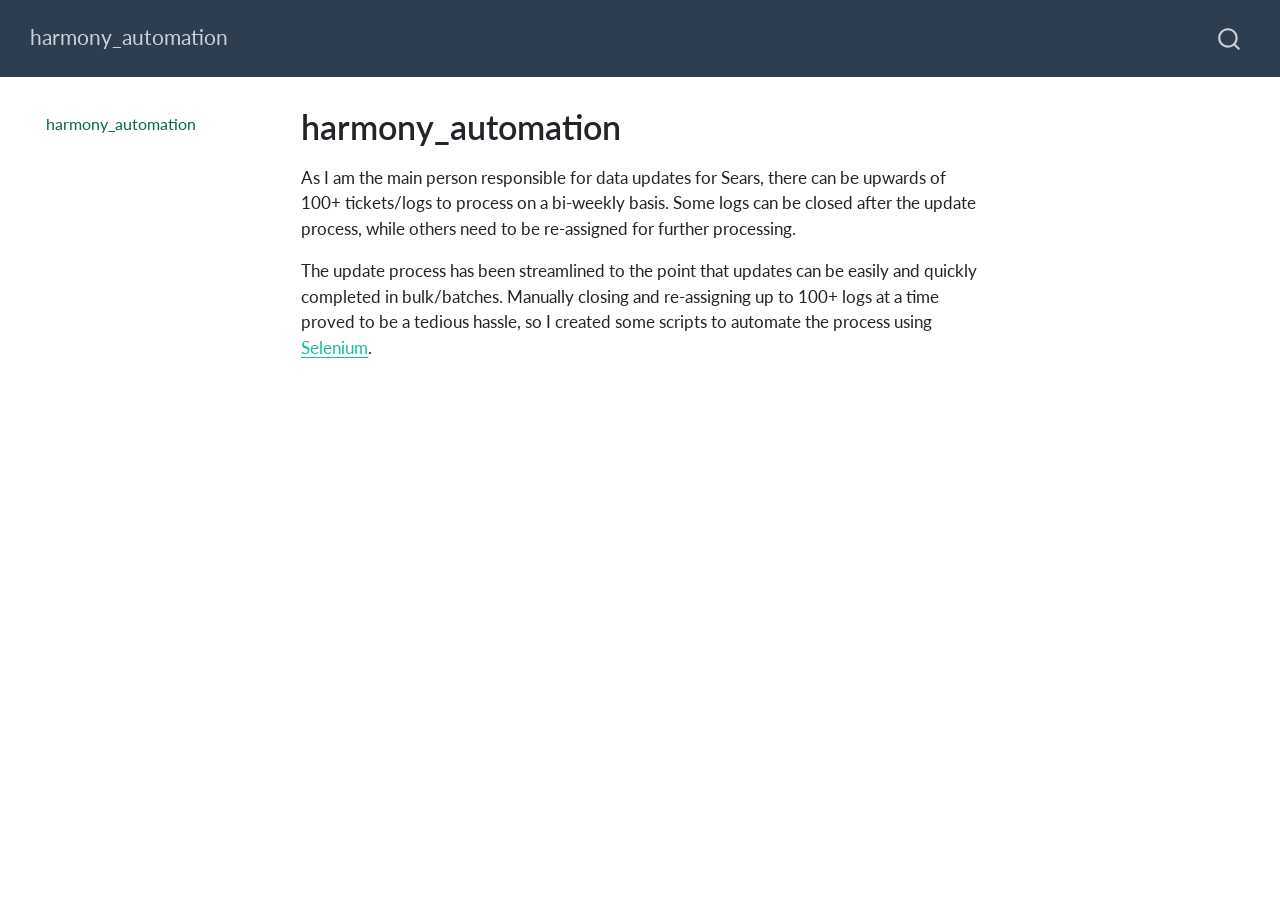
<file: index.html>
<!DOCTYPE html>
<html xmlns="http://www.w3.org/1999/xhtml" lang="en" xml:lang="en"><head>

<meta charset="utf-8">
<meta name="generator" content="quarto-1.4.551">

<meta name="viewport" content="width=device-width, initial-scale=1.0, user-scalable=yes">


<title>harmony_automation</title>
<style>
code{white-space: pre-wrap;}
span.smallcaps{font-variant: small-caps;}
div.columns{display: flex; gap: min(4vw, 1.5em);}
div.column{flex: auto; overflow-x: auto;}
div.hanging-indent{margin-left: 1.5em; text-indent: -1.5em;}
ul.task-list{list-style: none;}
ul.task-list li input[type="checkbox"] {
  width: 0.8em;
  margin: 0 0.8em 0.2em -1em; /* quarto-specific, see https://github.com/quarto-dev/quarto-cli/issues/4556 */ 
  vertical-align: middle;
}
</style>


<script src="site_libs/quarto-nav/quarto-nav.js"></script>
<script src="site_libs/quarto-nav/headroom.min.js"></script>
<script src="site_libs/clipboard/clipboard.min.js"></script>
<script src="site_libs/quarto-search/autocomplete.umd.js"></script>
<script src="site_libs/quarto-search/fuse.min.js"></script>
<script src="site_libs/quarto-search/quarto-search.js"></script>
<meta name="quarto:offset" content="./">
<script src="site_libs/quarto-html/quarto.js"></script>
<script src="site_libs/quarto-html/popper.min.js"></script>
<script src="site_libs/quarto-html/tippy.umd.min.js"></script>
<script src="site_libs/quarto-html/anchor.min.js"></script>
<link href="site_libs/quarto-html/tippy.css" rel="stylesheet">
<link href="site_libs/quarto-html/quarto-syntax-highlighting.css" rel="stylesheet" id="quarto-text-highlighting-styles">
<script src="site_libs/bootstrap/bootstrap.min.js"></script>
<link href="site_libs/bootstrap/bootstrap-icons.css" rel="stylesheet">
<link href="site_libs/bootstrap/bootstrap.min.css" rel="stylesheet" id="quarto-bootstrap" data-mode="light">
<script id="quarto-search-options" type="application/json">{
  "location": "navbar",
  "copy-button": false,
  "collapse-after": 3,
  "panel-placement": "end",
  "type": "overlay",
  "limit": 50,
  "keyboard-shortcut": [
    "f",
    "/",
    "s"
  ],
  "show-item-context": false,
  "language": {
    "search-no-results-text": "No results",
    "search-matching-documents-text": "matching documents",
    "search-copy-link-title": "Copy link to search",
    "search-hide-matches-text": "Hide additional matches",
    "search-more-match-text": "more match in this document",
    "search-more-matches-text": "more matches in this document",
    "search-clear-button-title": "Clear",
    "search-text-placeholder": "",
    "search-detached-cancel-button-title": "Cancel",
    "search-submit-button-title": "Submit",
    "search-label": "Search"
  }
}</script>


<link rel="stylesheet" href="styles.css">
<meta property="og:title" content="harmony_automation">
<meta property="og:description" content=".">
<meta property="og:site_name" content="harmony_automation">
<meta name="twitter:title" content="harmony_automation">
<meta name="twitter:description" content=".">
<meta name="twitter:card" content="summary">
</head>

<body class="nav-sidebar floating nav-fixed">

<div id="quarto-search-results"></div>
  <header id="quarto-header" class="headroom fixed-top">
    <nav class="navbar navbar-expand-lg " data-bs-theme="dark">
      <div class="navbar-container container-fluid">
      <div class="navbar-brand-container mx-auto">
    <a class="navbar-brand" href="./index.html">
    <span class="navbar-title">harmony_automation</span>
    </a>
  </div>
        <div class="quarto-navbar-tools tools-end">
</div>
          <div id="quarto-search" class="" title="Search"></div>
      </div> <!-- /container-fluid -->
    </nav>
  <nav class="quarto-secondary-nav">
    <div class="container-fluid d-flex">
      <button type="button" class="quarto-btn-toggle btn" data-bs-toggle="collapse" data-bs-target=".quarto-sidebar-collapse-item" aria-controls="quarto-sidebar" aria-expanded="false" aria-label="Toggle sidebar navigation" onclick="if (window.quartoToggleHeadroom) { window.quartoToggleHeadroom(); }">
        <i class="bi bi-layout-text-sidebar-reverse"></i>
      </button>
        <nav class="quarto-page-breadcrumbs" aria-label="breadcrumb"><ol class="breadcrumb"><li class="breadcrumb-item"><a href="./index.html">harmony_automation</a></li></ol></nav>
        <a class="flex-grow-1" role="button" data-bs-toggle="collapse" data-bs-target=".quarto-sidebar-collapse-item" aria-controls="quarto-sidebar" aria-expanded="false" aria-label="Toggle sidebar navigation" onclick="if (window.quartoToggleHeadroom) { window.quartoToggleHeadroom(); }">      
        </a>
    </div>
  </nav>
</header>
<!-- content -->
<div id="quarto-content" class="quarto-container page-columns page-rows-contents page-layout-article page-navbar">
<!-- sidebar -->
  <nav id="quarto-sidebar" class="sidebar collapse collapse-horizontal quarto-sidebar-collapse-item sidebar-navigation floating overflow-auto">
    <div class="sidebar-menu-container"> 
    <ul class="list-unstyled mt-1">
        <li class="sidebar-item">
  <div class="sidebar-item-container"> 
  <a href="./index.html" class="sidebar-item-text sidebar-link active">
 <span class="menu-text">harmony_automation</span></a>
  </div>
</li>
    </ul>
    </div>
</nav>
<div id="quarto-sidebar-glass" class="quarto-sidebar-collapse-item" data-bs-toggle="collapse" data-bs-target=".quarto-sidebar-collapse-item"></div>
<!-- margin-sidebar -->
    <div id="quarto-margin-sidebar" class="sidebar margin-sidebar">
        
    </div>
<!-- main -->
<main class="content" id="quarto-document-content">

<header id="title-block-header" class="quarto-title-block default">
<div class="quarto-title">
<h1 class="title">harmony_automation</h1>
</div>



<div class="quarto-title-meta">

    
  
    
  </div>
  


</header>


<!-- WARNING: THIS FILE WAS AUTOGENERATED! DO NOT EDIT! -->
<p>As I am the main person responsible for data updates for Sears, there can be upwards of 100+ tickets/logs to process on a bi-weekly basis. Some logs can be closed after the update process, while others need to be re-assigned for further processing.</p>
<p>The update process has been streamlined to the point that updates can be easily and quickly completed in bulk/batches. Manually closing and re-assigning up to 100+ logs at a time proved to be a tedious hassle, so I created some scripts to automate the process using <a href="https://www.selenium.dev/">Selenium</a>.</p>



</main> <!-- /main -->
<script id="quarto-html-after-body" type="application/javascript">
window.document.addEventListener("DOMContentLoaded", function (event) {
  const toggleBodyColorMode = (bsSheetEl) => {
    const mode = bsSheetEl.getAttribute("data-mode");
    const bodyEl = window.document.querySelector("body");
    if (mode === "dark") {
      bodyEl.classList.add("quarto-dark");
      bodyEl.classList.remove("quarto-light");
    } else {
      bodyEl.classList.add("quarto-light");
      bodyEl.classList.remove("quarto-dark");
    }
  }
  const toggleBodyColorPrimary = () => {
    const bsSheetEl = window.document.querySelector("link#quarto-bootstrap");
    if (bsSheetEl) {
      toggleBodyColorMode(bsSheetEl);
    }
  }
  toggleBodyColorPrimary();  
  const icon = "";
  const anchorJS = new window.AnchorJS();
  anchorJS.options = {
    placement: 'right',
    icon: icon
  };
  anchorJS.add('.anchored');
  const isCodeAnnotation = (el) => {
    for (const clz of el.classList) {
      if (clz.startsWith('code-annotation-')) {                     
        return true;
      }
    }
    return false;
  }
  const clipboard = new window.ClipboardJS('.code-copy-button', {
    text: function(trigger) {
      const codeEl = trigger.previousElementSibling.cloneNode(true);
      for (const childEl of codeEl.children) {
        if (isCodeAnnotation(childEl)) {
          childEl.remove();
        }
      }
      return codeEl.innerText;
    }
  });
  clipboard.on('success', function(e) {
    // button target
    const button = e.trigger;
    // don't keep focus
    button.blur();
    // flash "checked"
    button.classList.add('code-copy-button-checked');
    var currentTitle = button.getAttribute("title");
    button.setAttribute("title", "Copied!");
    let tooltip;
    if (window.bootstrap) {
      button.setAttribute("data-bs-toggle", "tooltip");
      button.setAttribute("data-bs-placement", "left");
      button.setAttribute("data-bs-title", "Copied!");
      tooltip = new bootstrap.Tooltip(button, 
        { trigger: "manual", 
          customClass: "code-copy-button-tooltip",
          offset: [0, -8]});
      tooltip.show();    
    }
    setTimeout(function() {
      if (tooltip) {
        tooltip.hide();
        button.removeAttribute("data-bs-title");
        button.removeAttribute("data-bs-toggle");
        button.removeAttribute("data-bs-placement");
      }
      button.setAttribute("title", currentTitle);
      button.classList.remove('code-copy-button-checked');
    }, 1000);
    // clear code selection
    e.clearSelection();
  });
    var localhostRegex = new RegExp(/^(?:http|https):\/\/localhost\:?[0-9]*\//);
    var mailtoRegex = new RegExp(/^mailto:/);
      var filterRegex = new RegExp("https:\/\/ronjupyter\.github\.io\/harmony_automation");
    var isInternal = (href) => {
        return filterRegex.test(href) || localhostRegex.test(href) || mailtoRegex.test(href);
    }
    // Inspect non-navigation links and adorn them if external
 	var links = window.document.querySelectorAll('a[href]:not(.nav-link):not(.navbar-brand):not(.toc-action):not(.sidebar-link):not(.sidebar-item-toggle):not(.pagination-link):not(.no-external):not([aria-hidden]):not(.dropdown-item):not(.quarto-navigation-tool)');
    for (var i=0; i<links.length; i++) {
      const link = links[i];
      if (!isInternal(link.href)) {
        // undo the damage that might have been done by quarto-nav.js in the case of
        // links that we want to consider external
        if (link.dataset.originalHref !== undefined) {
          link.href = link.dataset.originalHref;
        }
      }
    }
  function tippyHover(el, contentFn, onTriggerFn, onUntriggerFn) {
    const config = {
      allowHTML: true,
      maxWidth: 500,
      delay: 100,
      arrow: false,
      appendTo: function(el) {
          return el.parentElement;
      },
      interactive: true,
      interactiveBorder: 10,
      theme: 'quarto',
      placement: 'bottom-start',
    };
    if (contentFn) {
      config.content = contentFn;
    }
    if (onTriggerFn) {
      config.onTrigger = onTriggerFn;
    }
    if (onUntriggerFn) {
      config.onUntrigger = onUntriggerFn;
    }
    window.tippy(el, config); 
  }
  const noterefs = window.document.querySelectorAll('a[role="doc-noteref"]');
  for (var i=0; i<noterefs.length; i++) {
    const ref = noterefs[i];
    tippyHover(ref, function() {
      // use id or data attribute instead here
      let href = ref.getAttribute('data-footnote-href') || ref.getAttribute('href');
      try { href = new URL(href).hash; } catch {}
      const id = href.replace(/^#\/?/, "");
      const note = window.document.getElementById(id);
      if (note) {
        return note.innerHTML;
      } else {
        return "";
      }
    });
  }
  const xrefs = window.document.querySelectorAll('a.quarto-xref');
  const processXRef = (id, note) => {
    // Strip column container classes
    const stripColumnClz = (el) => {
      el.classList.remove("page-full", "page-columns");
      if (el.children) {
        for (const child of el.children) {
          stripColumnClz(child);
        }
      }
    }
    stripColumnClz(note)
    if (id === null || id.startsWith('sec-')) {
      // Special case sections, only their first couple elements
      const container = document.createElement("div");
      if (note.children && note.children.length > 2) {
        container.appendChild(note.children[0].cloneNode(true));
        for (let i = 1; i < note.children.length; i++) {
          const child = note.children[i];
          if (child.tagName === "P" && child.innerText === "") {
            continue;
          } else {
            container.appendChild(child.cloneNode(true));
            break;
          }
        }
        if (window.Quarto?.typesetMath) {
          window.Quarto.typesetMath(container);
        }
        return container.innerHTML
      } else {
        if (window.Quarto?.typesetMath) {
          window.Quarto.typesetMath(note);
        }
        return note.innerHTML;
      }
    } else {
      // Remove any anchor links if they are present
      const anchorLink = note.querySelector('a.anchorjs-link');
      if (anchorLink) {
        anchorLink.remove();
      }
      if (window.Quarto?.typesetMath) {
        window.Quarto.typesetMath(note);
      }
      // TODO in 1.5, we should make sure this works without a callout special case
      if (note.classList.contains("callout")) {
        return note.outerHTML;
      } else {
        return note.innerHTML;
      }
    }
  }
  for (var i=0; i<xrefs.length; i++) {
    const xref = xrefs[i];
    tippyHover(xref, undefined, function(instance) {
      instance.disable();
      let url = xref.getAttribute('href');
      let hash = undefined; 
      if (url.startsWith('#')) {
        hash = url;
      } else {
        try { hash = new URL(url).hash; } catch {}
      }
      if (hash) {
        const id = hash.replace(/^#\/?/, "");
        const note = window.document.getElementById(id);
        if (note !== null) {
          try {
            const html = processXRef(id, note.cloneNode(true));
            instance.setContent(html);
          } finally {
            instance.enable();
            instance.show();
          }
        } else {
          // See if we can fetch this
          fetch(url.split('#')[0])
          .then(res => res.text())
          .then(html => {
            const parser = new DOMParser();
            const htmlDoc = parser.parseFromString(html, "text/html");
            const note = htmlDoc.getElementById(id);
            if (note !== null) {
              const html = processXRef(id, note);
              instance.setContent(html);
            } 
          }).finally(() => {
            instance.enable();
            instance.show();
          });
        }
      } else {
        // See if we can fetch a full url (with no hash to target)
        // This is a special case and we should probably do some content thinning / targeting
        fetch(url)
        .then(res => res.text())
        .then(html => {
          const parser = new DOMParser();
          const htmlDoc = parser.parseFromString(html, "text/html");
          const note = htmlDoc.querySelector('main.content');
          if (note !== null) {
            // This should only happen for chapter cross references
            // (since there is no id in the URL)
            // remove the first header
            if (note.children.length > 0 && note.children[0].tagName === "HEADER") {
              note.children[0].remove();
            }
            const html = processXRef(null, note);
            instance.setContent(html);
          } 
        }).finally(() => {
          instance.enable();
          instance.show();
        });
      }
    }, function(instance) {
    });
  }
      let selectedAnnoteEl;
      const selectorForAnnotation = ( cell, annotation) => {
        let cellAttr = 'data-code-cell="' + cell + '"';
        let lineAttr = 'data-code-annotation="' +  annotation + '"';
        const selector = 'span[' + cellAttr + '][' + lineAttr + ']';
        return selector;
      }
      const selectCodeLines = (annoteEl) => {
        const doc = window.document;
        const targetCell = annoteEl.getAttribute("data-target-cell");
        const targetAnnotation = annoteEl.getAttribute("data-target-annotation");
        const annoteSpan = window.document.querySelector(selectorForAnnotation(targetCell, targetAnnotation));
        const lines = annoteSpan.getAttribute("data-code-lines").split(",");
        const lineIds = lines.map((line) => {
          return targetCell + "-" + line;
        })
        let top = null;
        let height = null;
        let parent = null;
        if (lineIds.length > 0) {
            //compute the position of the single el (top and bottom and make a div)
            const el = window.document.getElementById(lineIds[0]);
            top = el.offsetTop;
            height = el.offsetHeight;
            parent = el.parentElement.parentElement;
          if (lineIds.length > 1) {
            const lastEl = window.document.getElementById(lineIds[lineIds.length - 1]);
            const bottom = lastEl.offsetTop + lastEl.offsetHeight;
            height = bottom - top;
          }
          if (top !== null && height !== null && parent !== null) {
            // cook up a div (if necessary) and position it 
            let div = window.document.getElementById("code-annotation-line-highlight");
            if (div === null) {
              div = window.document.createElement("div");
              div.setAttribute("id", "code-annotation-line-highlight");
              div.style.position = 'absolute';
              parent.appendChild(div);
            }
            div.style.top = top - 2 + "px";
            div.style.height = height + 4 + "px";
            div.style.left = 0;
            let gutterDiv = window.document.getElementById("code-annotation-line-highlight-gutter");
            if (gutterDiv === null) {
              gutterDiv = window.document.createElement("div");
              gutterDiv.setAttribute("id", "code-annotation-line-highlight-gutter");
              gutterDiv.style.position = 'absolute';
              const codeCell = window.document.getElementById(targetCell);
              const gutter = codeCell.querySelector('.code-annotation-gutter');
              gutter.appendChild(gutterDiv);
            }
            gutterDiv.style.top = top - 2 + "px";
            gutterDiv.style.height = height + 4 + "px";
          }
          selectedAnnoteEl = annoteEl;
        }
      };
      const unselectCodeLines = () => {
        const elementsIds = ["code-annotation-line-highlight", "code-annotation-line-highlight-gutter"];
        elementsIds.forEach((elId) => {
          const div = window.document.getElementById(elId);
          if (div) {
            div.remove();
          }
        });
        selectedAnnoteEl = undefined;
      };
        // Handle positioning of the toggle
    window.addEventListener(
      "resize",
      throttle(() => {
        elRect = undefined;
        if (selectedAnnoteEl) {
          selectCodeLines(selectedAnnoteEl);
        }
      }, 10)
    );
    function throttle(fn, ms) {
    let throttle = false;
    let timer;
      return (...args) => {
        if(!throttle) { // first call gets through
            fn.apply(this, args);
            throttle = true;
        } else { // all the others get throttled
            if(timer) clearTimeout(timer); // cancel #2
            timer = setTimeout(() => {
              fn.apply(this, args);
              timer = throttle = false;
            }, ms);
        }
      };
    }
      // Attach click handler to the DT
      const annoteDls = window.document.querySelectorAll('dt[data-target-cell]');
      for (const annoteDlNode of annoteDls) {
        annoteDlNode.addEventListener('click', (event) => {
          const clickedEl = event.target;
          if (clickedEl !== selectedAnnoteEl) {
            unselectCodeLines();
            const activeEl = window.document.querySelector('dt[data-target-cell].code-annotation-active');
            if (activeEl) {
              activeEl.classList.remove('code-annotation-active');
            }
            selectCodeLines(clickedEl);
            clickedEl.classList.add('code-annotation-active');
          } else {
            // Unselect the line
            unselectCodeLines();
            clickedEl.classList.remove('code-annotation-active');
          }
        });
      }
  const findCites = (el) => {
    const parentEl = el.parentElement;
    if (parentEl) {
      const cites = parentEl.dataset.cites;
      if (cites) {
        return {
          el,
          cites: cites.split(' ')
        };
      } else {
        return findCites(el.parentElement)
      }
    } else {
      return undefined;
    }
  };
  var bibliorefs = window.document.querySelectorAll('a[role="doc-biblioref"]');
  for (var i=0; i<bibliorefs.length; i++) {
    const ref = bibliorefs[i];
    const citeInfo = findCites(ref);
    if (citeInfo) {
      tippyHover(citeInfo.el, function() {
        var popup = window.document.createElement('div');
        citeInfo.cites.forEach(function(cite) {
          var citeDiv = window.document.createElement('div');
          citeDiv.classList.add('hanging-indent');
          citeDiv.classList.add('csl-entry');
          var biblioDiv = window.document.getElementById('ref-' + cite);
          if (biblioDiv) {
            citeDiv.innerHTML = biblioDiv.innerHTML;
          }
          popup.appendChild(citeDiv);
        });
        return popup.innerHTML;
      });
    }
  }
});
</script>
</div> <!-- /content -->




</body></html>
</file>
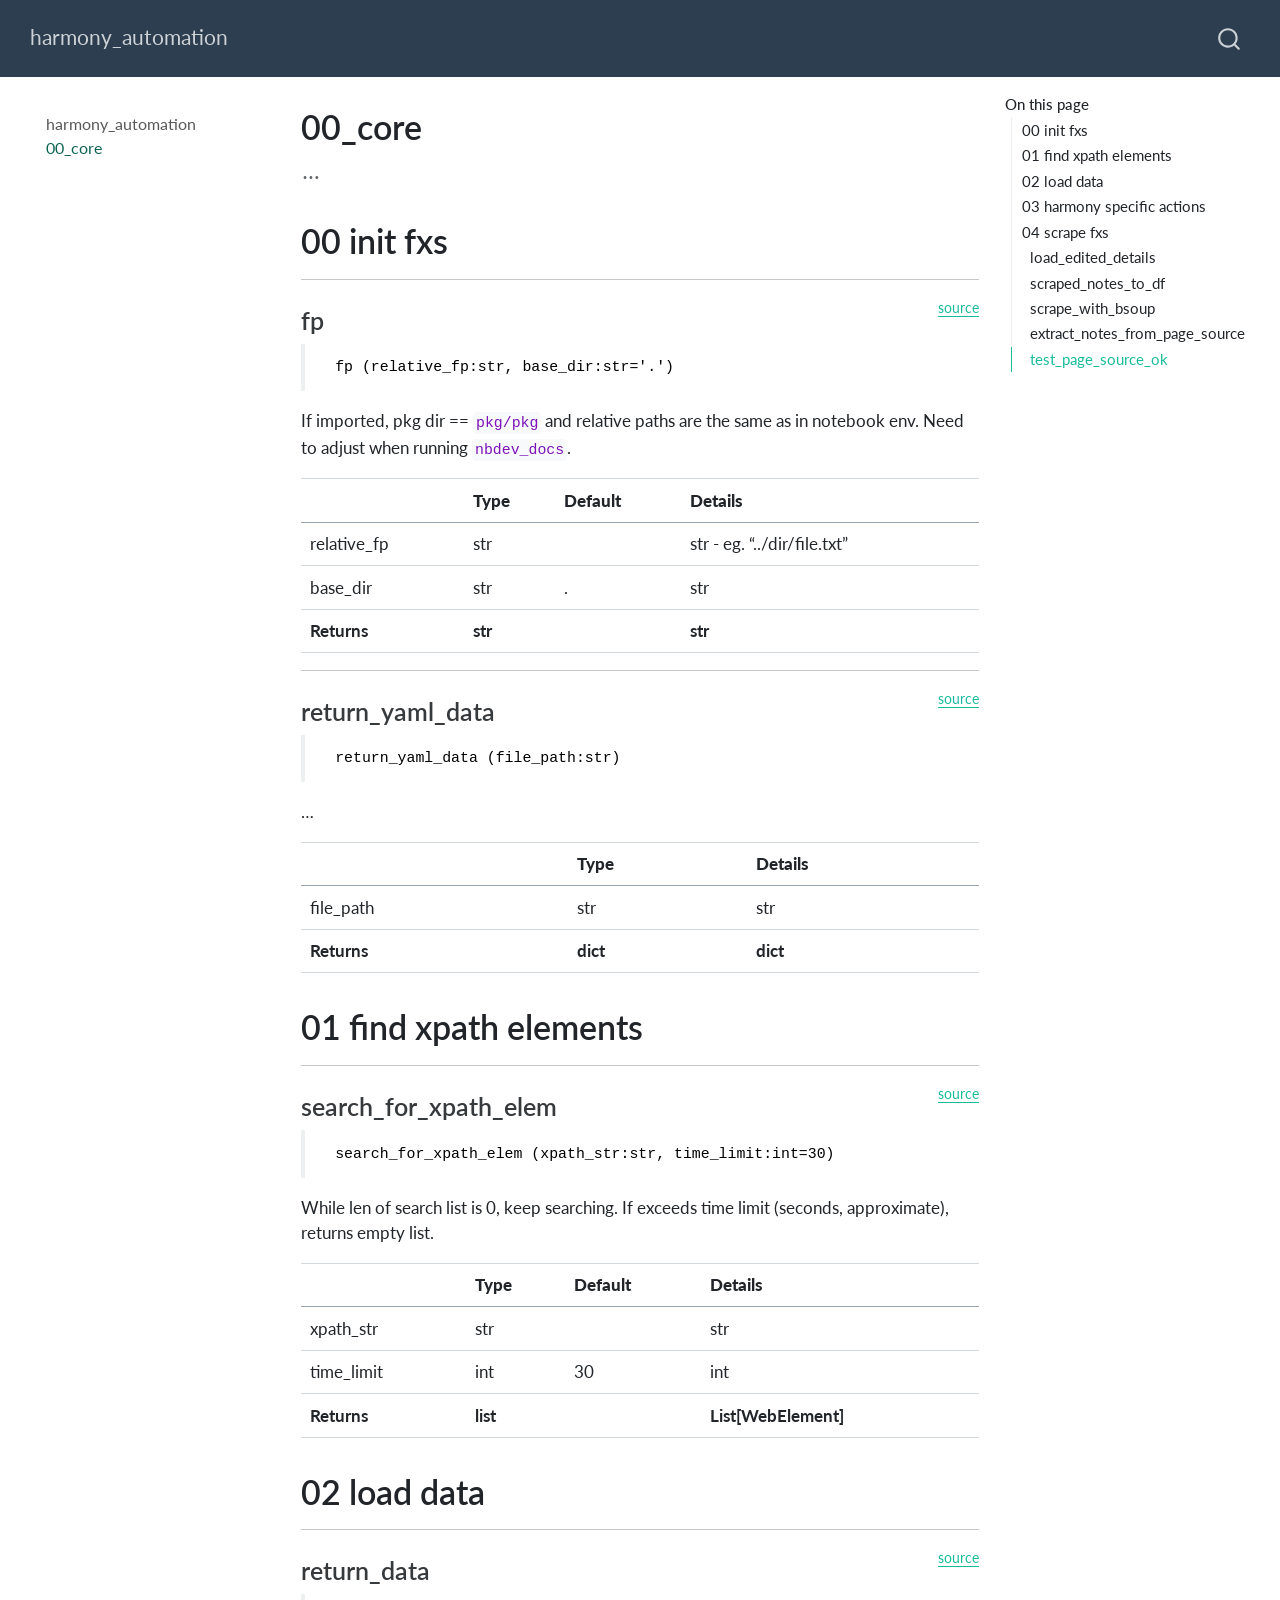
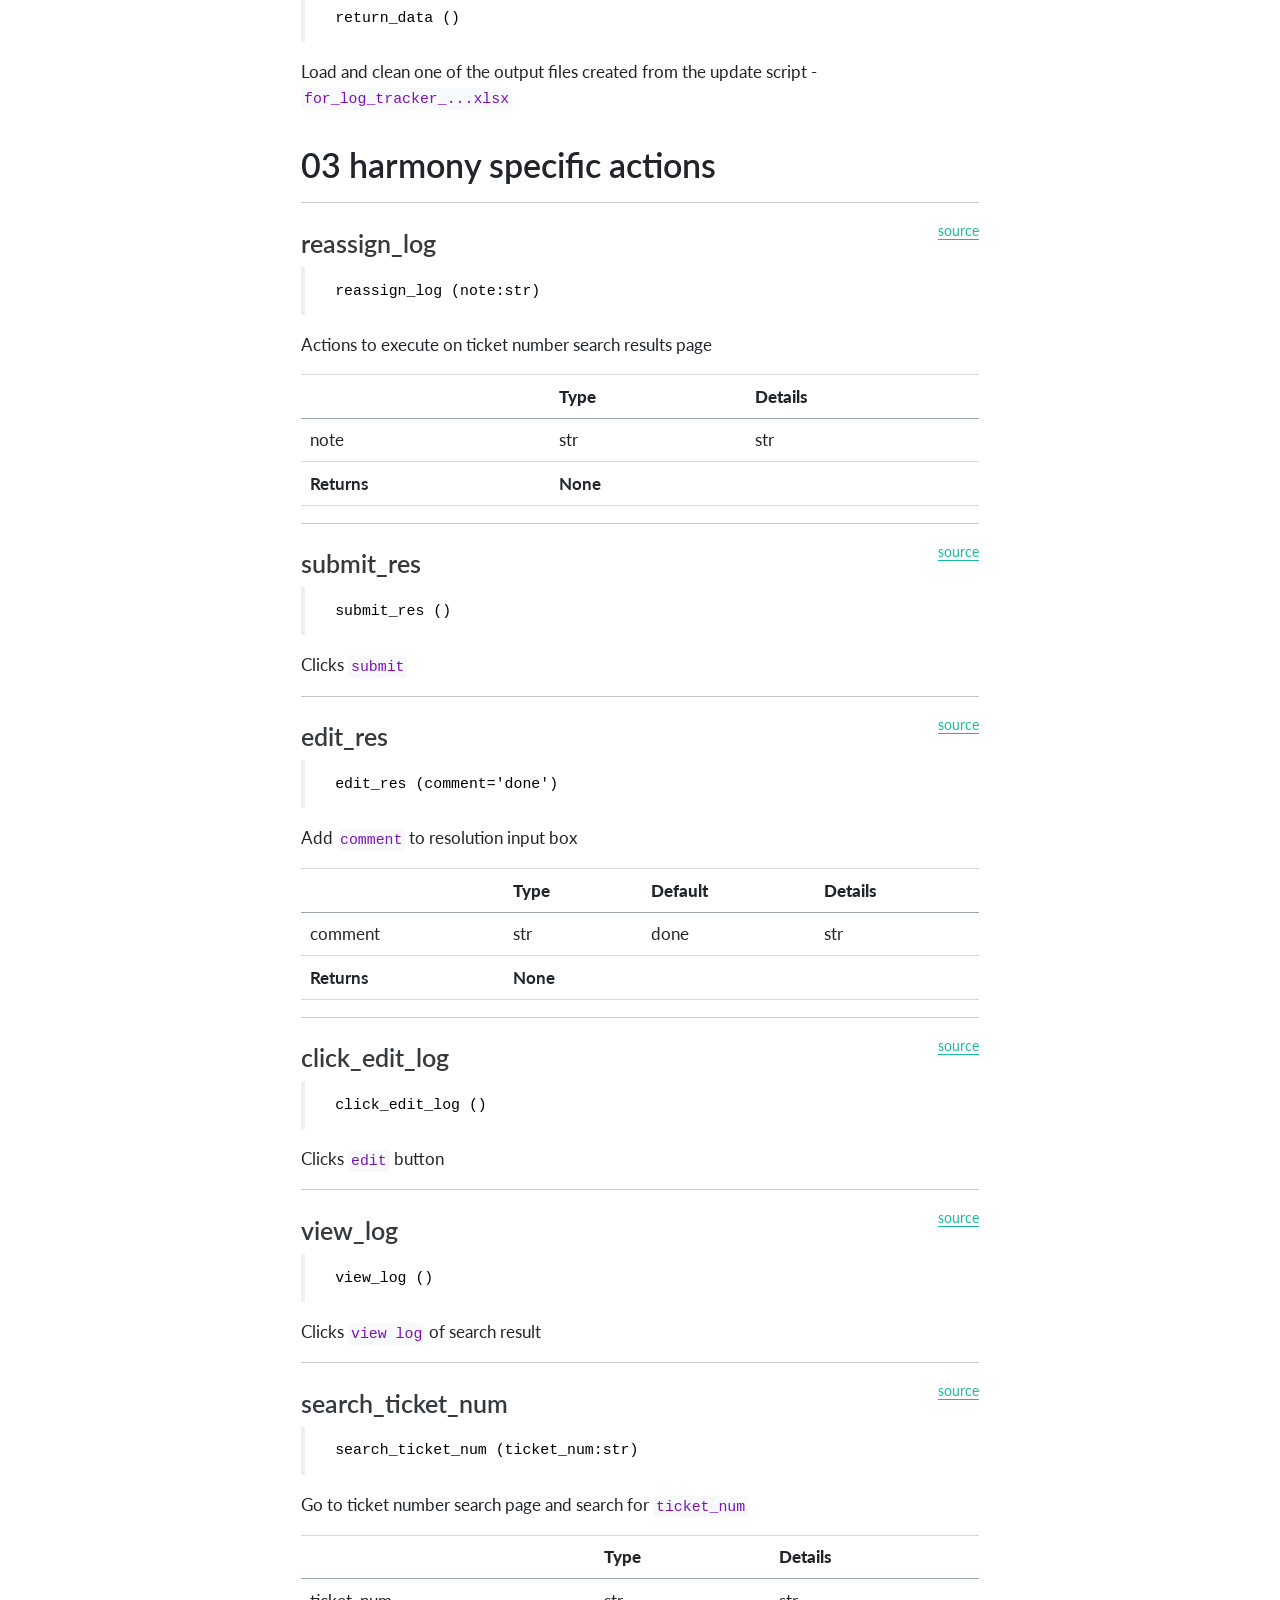
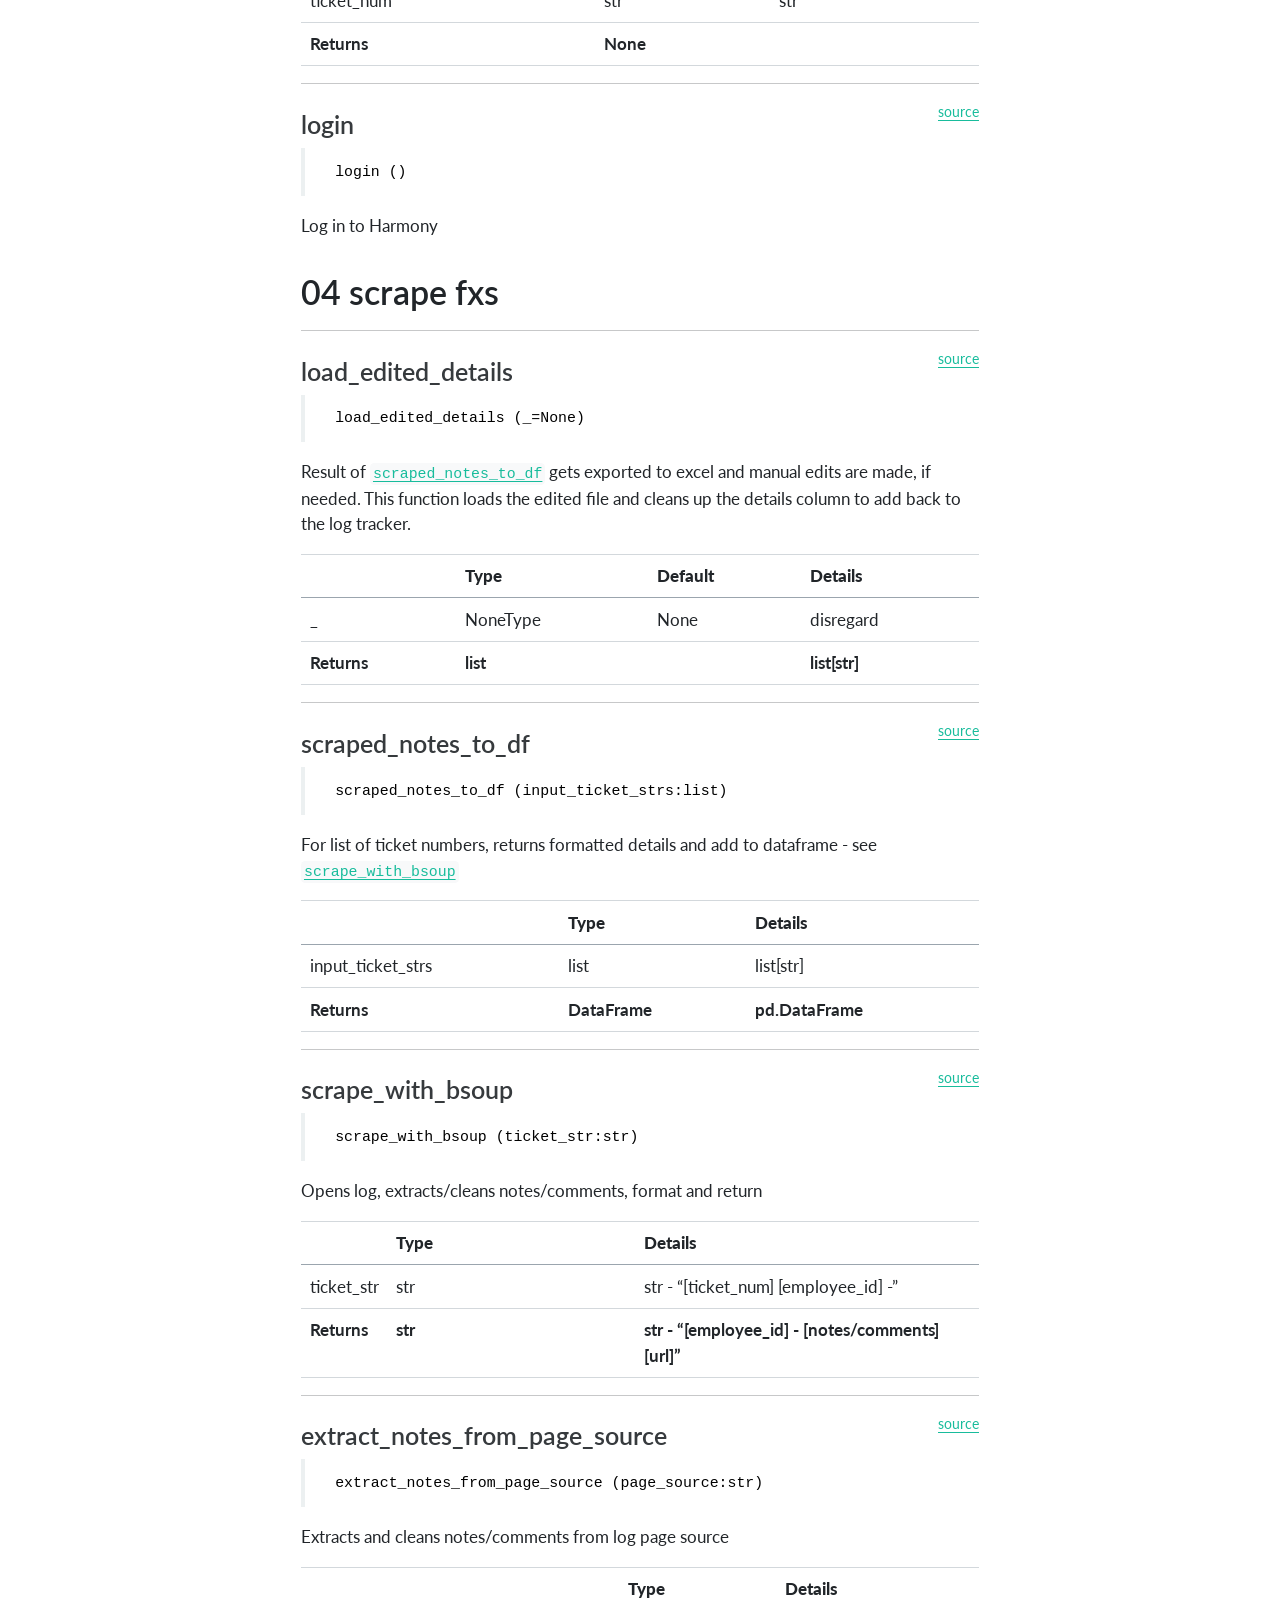
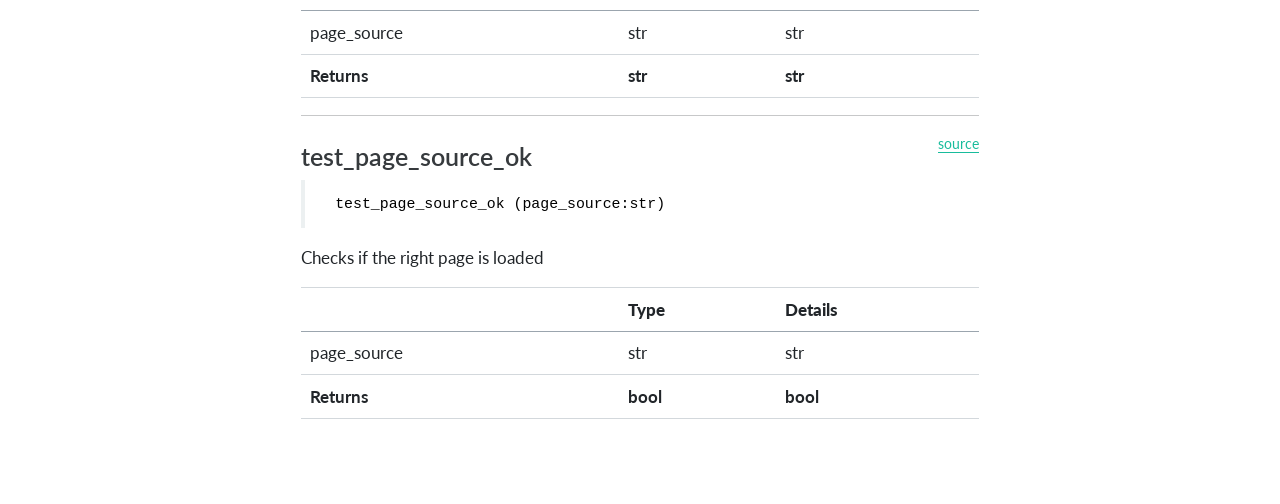
<file: core.html>
<!DOCTYPE html>
<html xmlns="http://www.w3.org/1999/xhtml" lang="en" xml:lang="en"><head>

<meta charset="utf-8">
<meta name="generator" content="quarto-1.4.550">

<meta name="viewport" content="width=device-width, initial-scale=1.0, user-scalable=yes">

<meta name="description" content="…">

<title>harmony_automation - 00_core</title>
<style>
code{white-space: pre-wrap;}
span.smallcaps{font-variant: small-caps;}
div.columns{display: flex; gap: min(4vw, 1.5em);}
div.column{flex: auto; overflow-x: auto;}
div.hanging-indent{margin-left: 1.5em; text-indent: -1.5em;}
ul.task-list{list-style: none;}
ul.task-list li input[type="checkbox"] {
  width: 0.8em;
  margin: 0 0.8em 0.2em -1em; /* quarto-specific, see https://github.com/quarto-dev/quarto-cli/issues/4556 */ 
  vertical-align: middle;
}
</style>


<script src="site_libs/quarto-nav/quarto-nav.js"></script>
<script src="site_libs/quarto-nav/headroom.min.js"></script>
<script src="site_libs/clipboard/clipboard.min.js"></script>
<script src="site_libs/quarto-search/autocomplete.umd.js"></script>
<script src="site_libs/quarto-search/fuse.min.js"></script>
<script src="site_libs/quarto-search/quarto-search.js"></script>
<meta name="quarto:offset" content="./">
<script src="site_libs/quarto-html/quarto.js"></script>
<script src="site_libs/quarto-html/popper.min.js"></script>
<script src="site_libs/quarto-html/tippy.umd.min.js"></script>
<script src="site_libs/quarto-html/anchor.min.js"></script>
<link href="site_libs/quarto-html/tippy.css" rel="stylesheet">
<link href="site_libs/quarto-html/quarto-syntax-highlighting.css" rel="stylesheet" id="quarto-text-highlighting-styles">
<script src="site_libs/bootstrap/bootstrap.min.js"></script>
<link href="site_libs/bootstrap/bootstrap-icons.css" rel="stylesheet">
<link href="site_libs/bootstrap/bootstrap.min.css" rel="stylesheet" id="quarto-bootstrap" data-mode="light">
<script id="quarto-search-options" type="application/json">{
  "location": "navbar",
  "copy-button": false,
  "collapse-after": 3,
  "panel-placement": "end",
  "type": "overlay",
  "limit": 50,
  "keyboard-shortcut": [
    "f",
    "/",
    "s"
  ],
  "show-item-context": false,
  "language": {
    "search-no-results-text": "No results",
    "search-matching-documents-text": "matching documents",
    "search-copy-link-title": "Copy link to search",
    "search-hide-matches-text": "Hide additional matches",
    "search-more-match-text": "more match in this document",
    "search-more-matches-text": "more matches in this document",
    "search-clear-button-title": "Clear",
    "search-text-placeholder": "",
    "search-detached-cancel-button-title": "Cancel",
    "search-submit-button-title": "Submit",
    "search-label": "Search"
  }
}</script>


<link rel="stylesheet" href="styles.css">
<meta property="og:title" content="harmony_automation - 00_core">
<meta property="og:description" content="…">
<meta property="og:site_name" content="harmony_automation">
<meta name="twitter:title" content="harmony_automation - 00_core">
<meta name="twitter:description" content="…">
<meta name="twitter:card" content="summary">
</head>

<body class="nav-sidebar floating nav-fixed">

<div id="quarto-search-results"></div>
  <header id="quarto-header" class="headroom fixed-top">
    <nav class="navbar navbar-expand-lg " data-bs-theme="dark">
      <div class="navbar-container container-fluid">
      <div class="navbar-brand-container mx-auto">
    <a class="navbar-brand" href="./index.html">
    <span class="navbar-title">harmony_automation</span>
    </a>
  </div>
        <div class="quarto-navbar-tools">
</div>
          <div id="quarto-search" class="" title="Search"></div>
      </div> <!-- /container-fluid -->
    </nav>
  <nav class="quarto-secondary-nav">
    <div class="container-fluid d-flex">
      <button type="button" class="quarto-btn-toggle btn" data-bs-toggle="collapse" data-bs-target=".quarto-sidebar-collapse-item" aria-controls="quarto-sidebar" aria-expanded="false" aria-label="Toggle sidebar navigation" onclick="if (window.quartoToggleHeadroom) { window.quartoToggleHeadroom(); }">
        <i class="bi bi-layout-text-sidebar-reverse"></i>
      </button>
        <nav class="quarto-page-breadcrumbs" aria-label="breadcrumb"><ol class="breadcrumb"><li class="breadcrumb-item"><a href="./core.html">00_core</a></li></ol></nav>
        <a class="flex-grow-1" role="button" data-bs-toggle="collapse" data-bs-target=".quarto-sidebar-collapse-item" aria-controls="quarto-sidebar" aria-expanded="false" aria-label="Toggle sidebar navigation" onclick="if (window.quartoToggleHeadroom) { window.quartoToggleHeadroom(); }">      
        </a>
    </div>
  </nav>
</header>
<!-- content -->
<div id="quarto-content" class="quarto-container page-columns page-rows-contents page-layout-article page-navbar">
<!-- sidebar -->
  <nav id="quarto-sidebar" class="sidebar collapse collapse-horizontal quarto-sidebar-collapse-item sidebar-navigation floating overflow-auto">
    <div class="sidebar-menu-container"> 
    <ul class="list-unstyled mt-1">
        <li class="sidebar-item">
  <div class="sidebar-item-container"> 
  <a href="./index.html" class="sidebar-item-text sidebar-link">
 <span class="menu-text">harmony_automation</span></a>
  </div>
</li>
        <li class="sidebar-item">
  <div class="sidebar-item-container"> 
  <a href="./core.html" class="sidebar-item-text sidebar-link active">
 <span class="menu-text">00_core</span></a>
  </div>
</li>
    </ul>
    </div>
</nav>
<div id="quarto-sidebar-glass" class="quarto-sidebar-collapse-item" data-bs-toggle="collapse" data-bs-target=".quarto-sidebar-collapse-item"></div>
<!-- margin-sidebar -->
    <div id="quarto-margin-sidebar" class="sidebar margin-sidebar">
        <nav id="TOC" role="doc-toc" class="toc-active">
    <h2 id="toc-title">On this page</h2>
   
  <ul>
  <li><a href="#init-fxs" id="toc-init-fxs" class="nav-link active" data-scroll-target="#init-fxs">00 init fxs</a>
  <ul class="collapse">
  <li><a href="#fp" id="toc-fp" class="nav-link" data-scroll-target="#fp">fp</a></li>
  <li><a href="#return_yaml_data" id="toc-return_yaml_data" class="nav-link" data-scroll-target="#return_yaml_data">return_yaml_data</a></li>
  </ul></li>
  <li><a href="#find-xpath-elements" id="toc-find-xpath-elements" class="nav-link" data-scroll-target="#find-xpath-elements">01 find xpath elements</a>
  <ul class="collapse">
  <li><a href="#search_for_xpath_elem" id="toc-search_for_xpath_elem" class="nav-link" data-scroll-target="#search_for_xpath_elem">search_for_xpath_elem</a></li>
  </ul></li>
  <li><a href="#load-data" id="toc-load-data" class="nav-link" data-scroll-target="#load-data">02 load data</a>
  <ul class="collapse">
  <li><a href="#return_data" id="toc-return_data" class="nav-link" data-scroll-target="#return_data">return_data</a></li>
  </ul></li>
  <li><a href="#harmony-specific-actions" id="toc-harmony-specific-actions" class="nav-link" data-scroll-target="#harmony-specific-actions">03 harmony specific actions</a>
  <ul class="collapse">
  <li><a href="#reassign_log" id="toc-reassign_log" class="nav-link" data-scroll-target="#reassign_log">reassign_log</a></li>
  <li><a href="#submit_res" id="toc-submit_res" class="nav-link" data-scroll-target="#submit_res">submit_res</a></li>
  <li><a href="#edit_res" id="toc-edit_res" class="nav-link" data-scroll-target="#edit_res">edit_res</a></li>
  <li><a href="#click_edit_log" id="toc-click_edit_log" class="nav-link" data-scroll-target="#click_edit_log">click_edit_log</a></li>
  <li><a href="#view_log" id="toc-view_log" class="nav-link" data-scroll-target="#view_log">view_log</a></li>
  <li><a href="#search_ticket_num" id="toc-search_ticket_num" class="nav-link" data-scroll-target="#search_ticket_num">search_ticket_num</a></li>
  <li><a href="#login" id="toc-login" class="nav-link" data-scroll-target="#login">login</a></li>
  </ul></li>
  <li><a href="#scrape-fxs" id="toc-scrape-fxs" class="nav-link" data-scroll-target="#scrape-fxs">04 scrape fxs</a>
  <ul class="collapse">
  <li><a href="#load_edited_details" id="toc-load_edited_details" class="nav-link" data-scroll-target="#load_edited_details">load_edited_details</a></li>
  <li><a href="#scraped_notes_to_df" id="toc-scraped_notes_to_df" class="nav-link" data-scroll-target="#scraped_notes_to_df">scraped_notes_to_df</a></li>
  <li><a href="#scrape_with_bsoup" id="toc-scrape_with_bsoup" class="nav-link" data-scroll-target="#scrape_with_bsoup">scrape_with_bsoup</a></li>
  <li><a href="#extract_notes_from_page_source" id="toc-extract_notes_from_page_source" class="nav-link" data-scroll-target="#extract_notes_from_page_source">extract_notes_from_page_source</a></li>
  <li><a href="#test_page_source_ok" id="toc-test_page_source_ok" class="nav-link" data-scroll-target="#test_page_source_ok">test_page_source_ok</a></li>
  </ul></li>
  </ul>
</nav>
    </div>
<!-- main -->
<main class="content" id="quarto-document-content">

<header id="title-block-header" class="quarto-title-block default">
<div class="quarto-title">
<h1 class="title">00_core</h1>
</div>

<div>
  <div class="description">
    …
  </div>
</div>


<div class="quarto-title-meta">

    
  
    
  </div>
  


</header>


<!-- WARNING: THIS FILE WAS AUTOGENERATED! DO NOT EDIT! -->
<section id="init-fxs" class="level1">
<h1>00 init fxs</h1>
<hr>
<p><a href="https://github.com/ronjupyter/harmony_automation/blob/main/harmony_automation/core.py#L42" target="_blank" style="float:right; font-size:smaller">source</a></p>
<section id="fp" class="level3">
<h3 class="anchored" data-anchor-id="fp">fp</h3>
<blockquote class="blockquote">
<pre><code> fp (relative_fp:str, base_dir:str='.')</code></pre>
</blockquote>
<p>If imported, pkg dir == <code>pkg/pkg</code> and relative paths are the same as in notebook env. Need to adjust when running <code>nbdev_docs</code>.</p>
<table class="table">
<thead>
<tr class="header">
<th></th>
<th><strong>Type</strong></th>
<th><strong>Default</strong></th>
<th><strong>Details</strong></th>
</tr>
</thead>
<tbody>
<tr class="odd">
<td>relative_fp</td>
<td>str</td>
<td></td>
<td>str - eg. “../dir/file.txt”</td>
</tr>
<tr class="even">
<td>base_dir</td>
<td>str</td>
<td>.</td>
<td>str</td>
</tr>
<tr class="odd">
<td><strong>Returns</strong></td>
<td><strong>str</strong></td>
<td></td>
<td><strong>str</strong></td>
</tr>
</tbody>
</table>
<hr>
<p><a href="https://github.com/ronjupyter/harmony_automation/blob/main/harmony_automation/core.py#L65" target="_blank" style="float:right; font-size:smaller">source</a></p>
</section>
<section id="return_yaml_data" class="level3">
<h3 class="anchored" data-anchor-id="return_yaml_data">return_yaml_data</h3>
<blockquote class="blockquote">
<pre><code> return_yaml_data (file_path:str)</code></pre>
</blockquote>
<p>…</p>
<table class="table">
<thead>
<tr class="header">
<th></th>
<th><strong>Type</strong></th>
<th><strong>Details</strong></th>
</tr>
</thead>
<tbody>
<tr class="odd">
<td>file_path</td>
<td>str</td>
<td>str</td>
</tr>
<tr class="even">
<td><strong>Returns</strong></td>
<td><strong>dict</strong></td>
<td><strong>dict</strong></td>
</tr>
</tbody>
</table>
</section>
</section>
<section id="find-xpath-elements" class="level1">
<h1>01 find xpath elements</h1>
<hr>
<p><a href="https://github.com/ronjupyter/harmony_automation/blob/main/harmony_automation/core.py#L90" target="_blank" style="float:right; font-size:smaller">source</a></p>
<section id="search_for_xpath_elem" class="level3">
<h3 class="anchored" data-anchor-id="search_for_xpath_elem">search_for_xpath_elem</h3>
<blockquote class="blockquote">
<pre><code> search_for_xpath_elem (xpath_str:str, time_limit:int=30)</code></pre>
</blockquote>
<p>While len of search list is 0, keep searching. If exceeds time limit (seconds, approximate), returns empty list.</p>
<table class="table">
<thead>
<tr class="header">
<th></th>
<th><strong>Type</strong></th>
<th><strong>Default</strong></th>
<th><strong>Details</strong></th>
</tr>
</thead>
<tbody>
<tr class="odd">
<td>xpath_str</td>
<td>str</td>
<td></td>
<td>str</td>
</tr>
<tr class="even">
<td>time_limit</td>
<td>int</td>
<td>30</td>
<td>int</td>
</tr>
<tr class="odd">
<td><strong>Returns</strong></td>
<td><strong>list</strong></td>
<td></td>
<td><strong>List[WebElement]</strong></td>
</tr>
</tbody>
</table>
</section>
</section>
<section id="load-data" class="level1">
<h1>02 load data</h1>
<hr>
<p><a href="https://github.com/ronjupyter/harmony_automation/blob/main/harmony_automation/core.py#L120" target="_blank" style="float:right; font-size:smaller">source</a></p>
<section id="return_data" class="level3">
<h3 class="anchored" data-anchor-id="return_data">return_data</h3>
<blockquote class="blockquote">
<pre><code> return_data ()</code></pre>
</blockquote>
<p>Load and clean one of the output files created from the update script - <code>for_log_tracker_...xlsx</code></p>
</section>
</section>
<section id="harmony-specific-actions" class="level1">
<h1>03 harmony specific actions</h1>
<hr>
<p><a href="https://github.com/ronjupyter/harmony_automation/blob/main/harmony_automation/core.py#L242" target="_blank" style="float:right; font-size:smaller">source</a></p>
<section id="reassign_log" class="level3">
<h3 class="anchored" data-anchor-id="reassign_log">reassign_log</h3>
<blockquote class="blockquote">
<pre><code> reassign_log (note:str)</code></pre>
</blockquote>
<p>Actions to execute on ticket number search results page</p>
<table class="table">
<thead>
<tr class="header">
<th></th>
<th><strong>Type</strong></th>
<th><strong>Details</strong></th>
</tr>
</thead>
<tbody>
<tr class="odd">
<td>note</td>
<td>str</td>
<td>str</td>
</tr>
<tr class="even">
<td><strong>Returns</strong></td>
<td><strong>None</strong></td>
<td></td>
</tr>
</tbody>
</table>
<hr>
<p><a href="https://github.com/ronjupyter/harmony_automation/blob/main/harmony_automation/core.py#L225" target="_blank" style="float:right; font-size:smaller">source</a></p>
</section>
<section id="submit_res" class="level3">
<h3 class="anchored" data-anchor-id="submit_res">submit_res</h3>
<blockquote class="blockquote">
<pre><code> submit_res ()</code></pre>
</blockquote>
<p>Clicks <code>submit</code></p>
<hr>
<p><a href="https://github.com/ronjupyter/harmony_automation/blob/main/harmony_automation/core.py#L202" target="_blank" style="float:right; font-size:smaller">source</a></p>
</section>
<section id="edit_res" class="level3">
<h3 class="anchored" data-anchor-id="edit_res">edit_res</h3>
<blockquote class="blockquote">
<pre><code> edit_res (comment='done')</code></pre>
</blockquote>
<p>Add <code>comment</code> to resolution input box</p>
<table class="table">
<thead>
<tr class="header">
<th></th>
<th><strong>Type</strong></th>
<th><strong>Default</strong></th>
<th><strong>Details</strong></th>
</tr>
</thead>
<tbody>
<tr class="odd">
<td>comment</td>
<td>str</td>
<td>done</td>
<td>str</td>
</tr>
<tr class="even">
<td><strong>Returns</strong></td>
<td><strong>None</strong></td>
<td></td>
<td></td>
</tr>
</tbody>
</table>
<hr>
<p><a href="https://github.com/ronjupyter/harmony_automation/blob/main/harmony_automation/core.py#L195" target="_blank" style="float:right; font-size:smaller">source</a></p>
</section>
<section id="click_edit_log" class="level3">
<h3 class="anchored" data-anchor-id="click_edit_log">click_edit_log</h3>
<blockquote class="blockquote">
<pre><code> click_edit_log ()</code></pre>
</blockquote>
<p>Clicks <code>edit</code> button</p>
<hr>
<p><a href="https://github.com/ronjupyter/harmony_automation/blob/main/harmony_automation/core.py#L182" target="_blank" style="float:right; font-size:smaller">source</a></p>
</section>
<section id="view_log" class="level3">
<h3 class="anchored" data-anchor-id="view_log">view_log</h3>
<blockquote class="blockquote">
<pre><code> view_log ()</code></pre>
</blockquote>
<p>Clicks <code>view log</code> of search result</p>
<hr>
<p><a href="https://github.com/ronjupyter/harmony_automation/blob/main/harmony_automation/core.py#L152" target="_blank" style="float:right; font-size:smaller">source</a></p>
</section>
<section id="search_ticket_num" class="level3">
<h3 class="anchored" data-anchor-id="search_ticket_num">search_ticket_num</h3>
<blockquote class="blockquote">
<pre><code> search_ticket_num (ticket_num:str)</code></pre>
</blockquote>
<p>Go to ticket number search page and search for <code>ticket_num</code></p>
<table class="table">
<thead>
<tr class="header">
<th></th>
<th><strong>Type</strong></th>
<th><strong>Details</strong></th>
</tr>
</thead>
<tbody>
<tr class="odd">
<td>ticket_num</td>
<td>str</td>
<td>str</td>
</tr>
<tr class="even">
<td><strong>Returns</strong></td>
<td><strong>None</strong></td>
<td></td>
</tr>
</tbody>
</table>
<hr>
<p><a href="https://github.com/ronjupyter/harmony_automation/blob/main/harmony_automation/core.py#L139" target="_blank" style="float:right; font-size:smaller">source</a></p>
</section>
<section id="login" class="level3">
<h3 class="anchored" data-anchor-id="login">login</h3>
<blockquote class="blockquote">
<pre><code> login ()</code></pre>
</blockquote>
<p>Log in to Harmony</p>
</section>
</section>
<section id="scrape-fxs" class="level1">
<h1>04 scrape fxs</h1>
<hr>
<p><a href="https://github.com/ronjupyter/harmony_automation/blob/main/harmony_automation/core.py#L380" target="_blank" style="float:right; font-size:smaller">source</a></p>
<section id="load_edited_details" class="level3">
<h3 class="anchored" data-anchor-id="load_edited_details">load_edited_details</h3>
<blockquote class="blockquote">
<pre><code> load_edited_details (_=None)</code></pre>
</blockquote>
<p>Result of <a href="https://ronjupyter.github.io/harmony_automation/core.html#scraped_notes_to_df"><code>scraped_notes_to_df</code></a> gets exported to excel and manual edits are made, if needed. This function loads the edited file and cleans up the details column to add back to the log tracker.</p>
<table class="table">
<thead>
<tr class="header">
<th></th>
<th><strong>Type</strong></th>
<th><strong>Default</strong></th>
<th><strong>Details</strong></th>
</tr>
</thead>
<tbody>
<tr class="odd">
<td>_</td>
<td>NoneType</td>
<td>None</td>
<td>disregard</td>
</tr>
<tr class="even">
<td><strong>Returns</strong></td>
<td><strong>list</strong></td>
<td></td>
<td><strong>list[str]</strong></td>
</tr>
</tbody>
</table>
<hr>
<p><a href="https://github.com/ronjupyter/harmony_automation/blob/main/harmony_automation/core.py#L355" target="_blank" style="float:right; font-size:smaller">source</a></p>
</section>
<section id="scraped_notes_to_df" class="level3">
<h3 class="anchored" data-anchor-id="scraped_notes_to_df">scraped_notes_to_df</h3>
<blockquote class="blockquote">
<pre><code> scraped_notes_to_df (input_ticket_strs:list)</code></pre>
</blockquote>
<p>For list of ticket numbers, returns formatted details and add to dataframe - see <a href="https://ronjupyter.github.io/harmony_automation/core.html#scrape_with_bsoup"><code>scrape_with_bsoup</code></a></p>
<table class="table">
<thead>
<tr class="header">
<th></th>
<th><strong>Type</strong></th>
<th><strong>Details</strong></th>
</tr>
</thead>
<tbody>
<tr class="odd">
<td>input_ticket_strs</td>
<td>list</td>
<td>list[str]</td>
</tr>
<tr class="even">
<td><strong>Returns</strong></td>
<td><strong>DataFrame</strong></td>
<td><strong>pd.DataFrame</strong></td>
</tr>
</tbody>
</table>
<hr>
<p><a href="https://github.com/ronjupyter/harmony_automation/blob/main/harmony_automation/core.py#L322" target="_blank" style="float:right; font-size:smaller">source</a></p>
</section>
<section id="scrape_with_bsoup" class="level3">
<h3 class="anchored" data-anchor-id="scrape_with_bsoup">scrape_with_bsoup</h3>
<blockquote class="blockquote">
<pre><code> scrape_with_bsoup (ticket_str:str)</code></pre>
</blockquote>
<p>Opens log, extracts/cleans notes/comments, format and return</p>
<table class="table">
<colgroup>
<col style="width: 9%">
<col style="width: 38%">
<col style="width: 52%">
</colgroup>
<thead>
<tr class="header">
<th></th>
<th><strong>Type</strong></th>
<th><strong>Details</strong></th>
</tr>
</thead>
<tbody>
<tr class="odd">
<td>ticket_str</td>
<td>str</td>
<td>str - “[ticket_num] [employee_id] -”</td>
</tr>
<tr class="even">
<td><strong>Returns</strong></td>
<td><strong>str</strong></td>
<td><strong>str - “[employee_id] - [notes/comments] [url]”</strong></td>
</tr>
</tbody>
</table>
<hr>
<p><a href="https://github.com/ronjupyter/harmony_automation/blob/main/harmony_automation/core.py#L303" target="_blank" style="float:right; font-size:smaller">source</a></p>
</section>
<section id="extract_notes_from_page_source" class="level3">
<h3 class="anchored" data-anchor-id="extract_notes_from_page_source">extract_notes_from_page_source</h3>
<blockquote class="blockquote">
<pre><code> extract_notes_from_page_source (page_source:str)</code></pre>
</blockquote>
<p>Extracts and cleans notes/comments from log page source</p>
<table class="table">
<thead>
<tr class="header">
<th></th>
<th><strong>Type</strong></th>
<th><strong>Details</strong></th>
</tr>
</thead>
<tbody>
<tr class="odd">
<td>page_source</td>
<td>str</td>
<td>str</td>
</tr>
<tr class="even">
<td><strong>Returns</strong></td>
<td><strong>str</strong></td>
<td><strong>str</strong></td>
</tr>
</tbody>
</table>
<hr>
<p><a href="https://github.com/ronjupyter/harmony_automation/blob/main/harmony_automation/core.py#L285" target="_blank" style="float:right; font-size:smaller">source</a></p>
</section>
<section id="test_page_source_ok" class="level3">
<h3 class="anchored" data-anchor-id="test_page_source_ok">test_page_source_ok</h3>
<blockquote class="blockquote">
<pre><code> test_page_source_ok (page_source:str)</code></pre>
</blockquote>
<p>Checks if the right page is loaded</p>
<table class="table">
<thead>
<tr class="header">
<th></th>
<th><strong>Type</strong></th>
<th><strong>Details</strong></th>
</tr>
</thead>
<tbody>
<tr class="odd">
<td>page_source</td>
<td>str</td>
<td>str</td>
</tr>
<tr class="even">
<td><strong>Returns</strong></td>
<td><strong>bool</strong></td>
<td><strong>bool</strong></td>
</tr>
</tbody>
</table>


</section>
</section>

</main> <!-- /main -->
<script id="quarto-html-after-body" type="application/javascript">
window.document.addEventListener("DOMContentLoaded", function (event) {
  const toggleBodyColorMode = (bsSheetEl) => {
    const mode = bsSheetEl.getAttribute("data-mode");
    const bodyEl = window.document.querySelector("body");
    if (mode === "dark") {
      bodyEl.classList.add("quarto-dark");
      bodyEl.classList.remove("quarto-light");
    } else {
      bodyEl.classList.add("quarto-light");
      bodyEl.classList.remove("quarto-dark");
    }
  }
  const toggleBodyColorPrimary = () => {
    const bsSheetEl = window.document.querySelector("link#quarto-bootstrap");
    if (bsSheetEl) {
      toggleBodyColorMode(bsSheetEl);
    }
  }
  toggleBodyColorPrimary();  
  const icon = "";
  const anchorJS = new window.AnchorJS();
  anchorJS.options = {
    placement: 'right',
    icon: icon
  };
  anchorJS.add('.anchored');
  const isCodeAnnotation = (el) => {
    for (const clz of el.classList) {
      if (clz.startsWith('code-annotation-')) {                     
        return true;
      }
    }
    return false;
  }
  const clipboard = new window.ClipboardJS('.code-copy-button', {
    text: function(trigger) {
      const codeEl = trigger.previousElementSibling.cloneNode(true);
      for (const childEl of codeEl.children) {
        if (isCodeAnnotation(childEl)) {
          childEl.remove();
        }
      }
      return codeEl.innerText;
    }
  });
  clipboard.on('success', function(e) {
    // button target
    const button = e.trigger;
    // don't keep focus
    button.blur();
    // flash "checked"
    button.classList.add('code-copy-button-checked');
    var currentTitle = button.getAttribute("title");
    button.setAttribute("title", "Copied!");
    let tooltip;
    if (window.bootstrap) {
      button.setAttribute("data-bs-toggle", "tooltip");
      button.setAttribute("data-bs-placement", "left");
      button.setAttribute("data-bs-title", "Copied!");
      tooltip = new bootstrap.Tooltip(button, 
        { trigger: "manual", 
          customClass: "code-copy-button-tooltip",
          offset: [0, -8]});
      tooltip.show();    
    }
    setTimeout(function() {
      if (tooltip) {
        tooltip.hide();
        button.removeAttribute("data-bs-title");
        button.removeAttribute("data-bs-toggle");
        button.removeAttribute("data-bs-placement");
      }
      button.setAttribute("title", currentTitle);
      button.classList.remove('code-copy-button-checked');
    }, 1000);
    // clear code selection
    e.clearSelection();
  });
  function tippyHover(el, contentFn, onTriggerFn, onUntriggerFn) {
    const config = {
      allowHTML: true,
      maxWidth: 500,
      delay: 100,
      arrow: false,
      appendTo: function(el) {
          return el.parentElement;
      },
      interactive: true,
      interactiveBorder: 10,
      theme: 'quarto',
      placement: 'bottom-start',
    };
    if (contentFn) {
      config.content = contentFn;
    }
    if (onTriggerFn) {
      config.onTrigger = onTriggerFn;
    }
    if (onUntriggerFn) {
      config.onUntrigger = onUntriggerFn;
    }
    window.tippy(el, config); 
  }
  const noterefs = window.document.querySelectorAll('a[role="doc-noteref"]');
  for (var i=0; i<noterefs.length; i++) {
    const ref = noterefs[i];
    tippyHover(ref, function() {
      // use id or data attribute instead here
      let href = ref.getAttribute('data-footnote-href') || ref.getAttribute('href');
      try { href = new URL(href).hash; } catch {}
      const id = href.replace(/^#\/?/, "");
      const note = window.document.getElementById(id);
      return note.innerHTML;
    });
  }
  const xrefs = window.document.querySelectorAll('a.quarto-xref');
  const processXRef = (id, note) => {
    // Strip column container classes
    const stripColumnClz = (el) => {
      el.classList.remove("page-full", "page-columns");
      if (el.children) {
        for (const child of el.children) {
          stripColumnClz(child);
        }
      }
    }
    stripColumnClz(note)
    if (id === null || id.startsWith('sec-')) {
      // Special case sections, only their first couple elements
      const container = document.createElement("div");
      if (note.children && note.children.length > 2) {
        container.appendChild(note.children[0].cloneNode(true));
        for (let i = 1; i < note.children.length; i++) {
          const child = note.children[i];
          if (child.tagName === "P" && child.innerText === "") {
            continue;
          } else {
            container.appendChild(child.cloneNode(true));
            break;
          }
        }
        if (window.Quarto?.typesetMath) {
          window.Quarto.typesetMath(container);
        }
        return container.innerHTML
      } else {
        if (window.Quarto?.typesetMath) {
          window.Quarto.typesetMath(note);
        }
        return note.innerHTML;
      }
    } else {
      // Remove any anchor links if they are present
      const anchorLink = note.querySelector('a.anchorjs-link');
      if (anchorLink) {
        anchorLink.remove();
      }
      if (window.Quarto?.typesetMath) {
        window.Quarto.typesetMath(note);
      }
      // TODO in 1.5, we should make sure this works without a callout special case
      if (note.classList.contains("callout")) {
        return note.outerHTML;
      } else {
        return note.innerHTML;
      }
    }
  }
  for (var i=0; i<xrefs.length; i++) {
    const xref = xrefs[i];
    tippyHover(xref, undefined, function(instance) {
      instance.disable();
      let url = xref.getAttribute('href');
      let hash = undefined; 
      if (url.startsWith('#')) {
        hash = url;
      } else {
        try { hash = new URL(url).hash; } catch {}
      }
      if (hash) {
        const id = hash.replace(/^#\/?/, "");
        const note = window.document.getElementById(id);
        if (note !== null) {
          try {
            const html = processXRef(id, note.cloneNode(true));
            instance.setContent(html);
          } finally {
            instance.enable();
            instance.show();
          }
        } else {
          // See if we can fetch this
          fetch(url.split('#')[0])
          .then(res => res.text())
          .then(html => {
            const parser = new DOMParser();
            const htmlDoc = parser.parseFromString(html, "text/html");
            const note = htmlDoc.getElementById(id);
            if (note !== null) {
              const html = processXRef(id, note);
              instance.setContent(html);
            } 
          }).finally(() => {
            instance.enable();
            instance.show();
          });
        }
      } else {
        // See if we can fetch a full url (with no hash to target)
        // This is a special case and we should probably do some content thinning / targeting
        fetch(url)
        .then(res => res.text())
        .then(html => {
          const parser = new DOMParser();
          const htmlDoc = parser.parseFromString(html, "text/html");
          const note = htmlDoc.querySelector('main.content');
          if (note !== null) {
            // This should only happen for chapter cross references
            // (since there is no id in the URL)
            // remove the first header
            if (note.children.length > 0 && note.children[0].tagName === "HEADER") {
              note.children[0].remove();
            }
            const html = processXRef(null, note);
            instance.setContent(html);
          } 
        }).finally(() => {
          instance.enable();
          instance.show();
        });
      }
    }, function(instance) {
    });
  }
      let selectedAnnoteEl;
      const selectorForAnnotation = ( cell, annotation) => {
        let cellAttr = 'data-code-cell="' + cell + '"';
        let lineAttr = 'data-code-annotation="' +  annotation + '"';
        const selector = 'span[' + cellAttr + '][' + lineAttr + ']';
        return selector;
      }
      const selectCodeLines = (annoteEl) => {
        const doc = window.document;
        const targetCell = annoteEl.getAttribute("data-target-cell");
        const targetAnnotation = annoteEl.getAttribute("data-target-annotation");
        const annoteSpan = window.document.querySelector(selectorForAnnotation(targetCell, targetAnnotation));
        const lines = annoteSpan.getAttribute("data-code-lines").split(",");
        const lineIds = lines.map((line) => {
          return targetCell + "-" + line;
        })
        let top = null;
        let height = null;
        let parent = null;
        if (lineIds.length > 0) {
            //compute the position of the single el (top and bottom and make a div)
            const el = window.document.getElementById(lineIds[0]);
            top = el.offsetTop;
            height = el.offsetHeight;
            parent = el.parentElement.parentElement;
          if (lineIds.length > 1) {
            const lastEl = window.document.getElementById(lineIds[lineIds.length - 1]);
            const bottom = lastEl.offsetTop + lastEl.offsetHeight;
            height = bottom - top;
          }
          if (top !== null && height !== null && parent !== null) {
            // cook up a div (if necessary) and position it 
            let div = window.document.getElementById("code-annotation-line-highlight");
            if (div === null) {
              div = window.document.createElement("div");
              div.setAttribute("id", "code-annotation-line-highlight");
              div.style.position = 'absolute';
              parent.appendChild(div);
            }
            div.style.top = top - 2 + "px";
            div.style.height = height + 4 + "px";
            div.style.left = 0;
            let gutterDiv = window.document.getElementById("code-annotation-line-highlight-gutter");
            if (gutterDiv === null) {
              gutterDiv = window.document.createElement("div");
              gutterDiv.setAttribute("id", "code-annotation-line-highlight-gutter");
              gutterDiv.style.position = 'absolute';
              const codeCell = window.document.getElementById(targetCell);
              const gutter = codeCell.querySelector('.code-annotation-gutter');
              gutter.appendChild(gutterDiv);
            }
            gutterDiv.style.top = top - 2 + "px";
            gutterDiv.style.height = height + 4 + "px";
          }
          selectedAnnoteEl = annoteEl;
        }
      };
      const unselectCodeLines = () => {
        const elementsIds = ["code-annotation-line-highlight", "code-annotation-line-highlight-gutter"];
        elementsIds.forEach((elId) => {
          const div = window.document.getElementById(elId);
          if (div) {
            div.remove();
          }
        });
        selectedAnnoteEl = undefined;
      };
        // Handle positioning of the toggle
    window.addEventListener(
      "resize",
      throttle(() => {
        elRect = undefined;
        if (selectedAnnoteEl) {
          selectCodeLines(selectedAnnoteEl);
        }
      }, 10)
    );
    function throttle(fn, ms) {
    let throttle = false;
    let timer;
      return (...args) => {
        if(!throttle) { // first call gets through
            fn.apply(this, args);
            throttle = true;
        } else { // all the others get throttled
            if(timer) clearTimeout(timer); // cancel #2
            timer = setTimeout(() => {
              fn.apply(this, args);
              timer = throttle = false;
            }, ms);
        }
      };
    }
      // Attach click handler to the DT
      const annoteDls = window.document.querySelectorAll('dt[data-target-cell]');
      for (const annoteDlNode of annoteDls) {
        annoteDlNode.addEventListener('click', (event) => {
          const clickedEl = event.target;
          if (clickedEl !== selectedAnnoteEl) {
            unselectCodeLines();
            const activeEl = window.document.querySelector('dt[data-target-cell].code-annotation-active');
            if (activeEl) {
              activeEl.classList.remove('code-annotation-active');
            }
            selectCodeLines(clickedEl);
            clickedEl.classList.add('code-annotation-active');
          } else {
            // Unselect the line
            unselectCodeLines();
            clickedEl.classList.remove('code-annotation-active');
          }
        });
      }
  const findCites = (el) => {
    const parentEl = el.parentElement;
    if (parentEl) {
      const cites = parentEl.dataset.cites;
      if (cites) {
        return {
          el,
          cites: cites.split(' ')
        };
      } else {
        return findCites(el.parentElement)
      }
    } else {
      return undefined;
    }
  };
  var bibliorefs = window.document.querySelectorAll('a[role="doc-biblioref"]');
  for (var i=0; i<bibliorefs.length; i++) {
    const ref = bibliorefs[i];
    const citeInfo = findCites(ref);
    if (citeInfo) {
      tippyHover(citeInfo.el, function() {
        var popup = window.document.createElement('div');
        citeInfo.cites.forEach(function(cite) {
          var citeDiv = window.document.createElement('div');
          citeDiv.classList.add('hanging-indent');
          citeDiv.classList.add('csl-entry');
          var biblioDiv = window.document.getElementById('ref-' + cite);
          if (biblioDiv) {
            citeDiv.innerHTML = biblioDiv.innerHTML;
          }
          popup.appendChild(citeDiv);
        });
        return popup.innerHTML;
      });
    }
  }
});
</script>
</div> <!-- /content -->




</body></html>
</file>
<file: site_libs/quarto-html/tippy.css>
.tippy-box[data-animation=fade][data-state=hidden]{opacity:0}[data-tippy-root]{max-width:calc(100vw - 10px)}.tippy-box{position:relative;background-color:#333;color:#fff;border-radius:4px;font-size:14px;line-height:1.4;white-space:normal;outline:0;transition-property:transform,visibility,opacity}.tippy-box[data-placement^=top]>.tippy-arrow{bottom:0}.tippy-box[data-placement^=top]>.tippy-arrow:before{bottom:-7px;left:0;border-width:8px 8px 0;border-top-color:initial;transform-origin:center top}.tippy-box[data-placement^=bottom]>.tippy-arrow{top:0}.tippy-box[data-placement^=bottom]>.tippy-arrow:before{top:-7px;left:0;border-width:0 8px 8px;border-bottom-color:initial;transform-origin:center bottom}.tippy-box[data-placement^=left]>.tippy-arrow{right:0}.tippy-box[data-placement^=left]>.tippy-arrow:before{border-width:8px 0 8px 8px;border-left-color:initial;right:-7px;transform-origin:center left}.tippy-box[data-placement^=right]>.tippy-arrow{left:0}.tippy-box[data-placement^=right]>.tippy-arrow:before{left:-7px;border-width:8px 8px 8px 0;border-right-color:initial;transform-origin:center right}.tippy-box[data-inertia][data-state=visible]{transition-timing-function:cubic-bezier(.54,1.5,.38,1.11)}.tippy-arrow{width:16px;height:16px;color:#333}.tippy-arrow:before{content:"";position:absolute;border-color:transparent;border-style:solid}.tippy-content{position:relative;padding:5px 9px;z-index:1}
</file>
<file: site_libs/quarto-html/quarto-syntax-highlighting.css>
/* quarto syntax highlight colors */
:root {
  --quarto-hl-ot-color: #003B4F;
  --quarto-hl-at-color: #657422;
  --quarto-hl-ss-color: #20794D;
  --quarto-hl-an-color: #5E5E5E;
  --quarto-hl-fu-color: #4758AB;
  --quarto-hl-st-color: #20794D;
  --quarto-hl-cf-color: #003B4F;
  --quarto-hl-op-color: #5E5E5E;
  --quarto-hl-er-color: #AD0000;
  --quarto-hl-bn-color: #AD0000;
  --quarto-hl-al-color: #AD0000;
  --quarto-hl-va-color: #111111;
  --quarto-hl-bu-color: inherit;
  --quarto-hl-ex-color: inherit;
  --quarto-hl-pp-color: #AD0000;
  --quarto-hl-in-color: #5E5E5E;
  --quarto-hl-vs-color: #20794D;
  --quarto-hl-wa-color: #5E5E5E;
  --quarto-hl-do-color: #5E5E5E;
  --quarto-hl-im-color: #00769E;
  --quarto-hl-ch-color: #20794D;
  --quarto-hl-dt-color: #AD0000;
  --quarto-hl-fl-color: #AD0000;
  --quarto-hl-co-color: #5E5E5E;
  --quarto-hl-cv-color: #5E5E5E;
  --quarto-hl-cn-color: #8f5902;
  --quarto-hl-sc-color: #5E5E5E;
  --quarto-hl-dv-color: #AD0000;
  --quarto-hl-kw-color: #003B4F;
}

/* other quarto variables */
:root {
  --quarto-font-monospace: SFMono-Regular, Menlo, Monaco, Consolas, "Liberation Mono", "Courier New", monospace;
}

pre > code.sourceCode > span {
  color: #003B4F;
}

code span {
  color: #003B4F;
}

code.sourceCode > span {
  color: #003B4F;
}

div.sourceCode,
div.sourceCode pre.sourceCode {
  color: #003B4F;
}

code span.ot {
  color: #003B4F;
  font-style: inherit;
}

code span.at {
  color: #657422;
  font-style: inherit;
}

code span.ss {
  color: #20794D;
  font-style: inherit;
}

code span.an {
  color: #5E5E5E;
  font-style: inherit;
}

code span.fu {
  color: #4758AB;
  font-style: inherit;
}

code span.st {
  color: #20794D;
  font-style: inherit;
}

code span.cf {
  color: #003B4F;
  font-style: inherit;
}

code span.op {
  color: #5E5E5E;
  font-style: inherit;
}

code span.er {
  color: #AD0000;
  font-style: inherit;
}

code span.bn {
  color: #AD0000;
  font-style: inherit;
}

code span.al {
  color: #AD0000;
  font-style: inherit;
}

code span.va {
  color: #111111;
  font-style: inherit;
}

code span.bu {
  font-style: inherit;
}

code span.ex {
  font-style: inherit;
}

code span.pp {
  color: #AD0000;
  font-style: inherit;
}

code span.in {
  color: #5E5E5E;
  font-style: inherit;
}

code span.vs {
  color: #20794D;
  font-style: inherit;
}

code span.wa {
  color: #5E5E5E;
  font-style: italic;
}

code span.do {
  color: #5E5E5E;
  font-style: italic;
}

code span.im {
  color: #00769E;
  font-style: inherit;
}

code span.ch {
  color: #20794D;
  font-style: inherit;
}

code span.dt {
  color: #AD0000;
  font-style: inherit;
}

code span.fl {
  color: #AD0000;
  font-style: inherit;
}

code span.co {
  color: #5E5E5E;
  font-style: inherit;
}

code span.cv {
  color: #5E5E5E;
  font-style: italic;
}

code span.cn {
  color: #8f5902;
  font-style: inherit;
}

code span.sc {
  color: #5E5E5E;
  font-style: inherit;
}

code span.dv {
  color: #AD0000;
  font-style: inherit;
}

code span.kw {
  color: #003B4F;
  font-style: inherit;
}

.prevent-inlining {
  content: "</";
}

/*# sourceMappingURL=debc5d5d77c3f9108843748ff7464032.css.map */
</file>
<file: styles.css>
.cell {
  margin-bottom: 1rem;
}

.cell > .sourceCode {
  margin-bottom: 0;
}

.cell-output > pre {
  margin-bottom: 0;
}

.cell-output > pre, .cell-output > .sourceCode > pre, .cell-output-stdout > pre {
  margin-left: 0.8rem;
  margin-top: 0;
  background: none;
  border-left: 2px solid lightsalmon;
  border-top-left-radius: 0;
  border-top-right-radius: 0;
}

.cell-output > .sourceCode {
  border: none;
}

.cell-output > .sourceCode {
  background: none;
  margin-top: 0;
}

div.description {
  padding-left: 2px;
  padding-top: 5px;
  font-style: italic;
  font-size: 135%;
  opacity: 70%;
}
</file>
